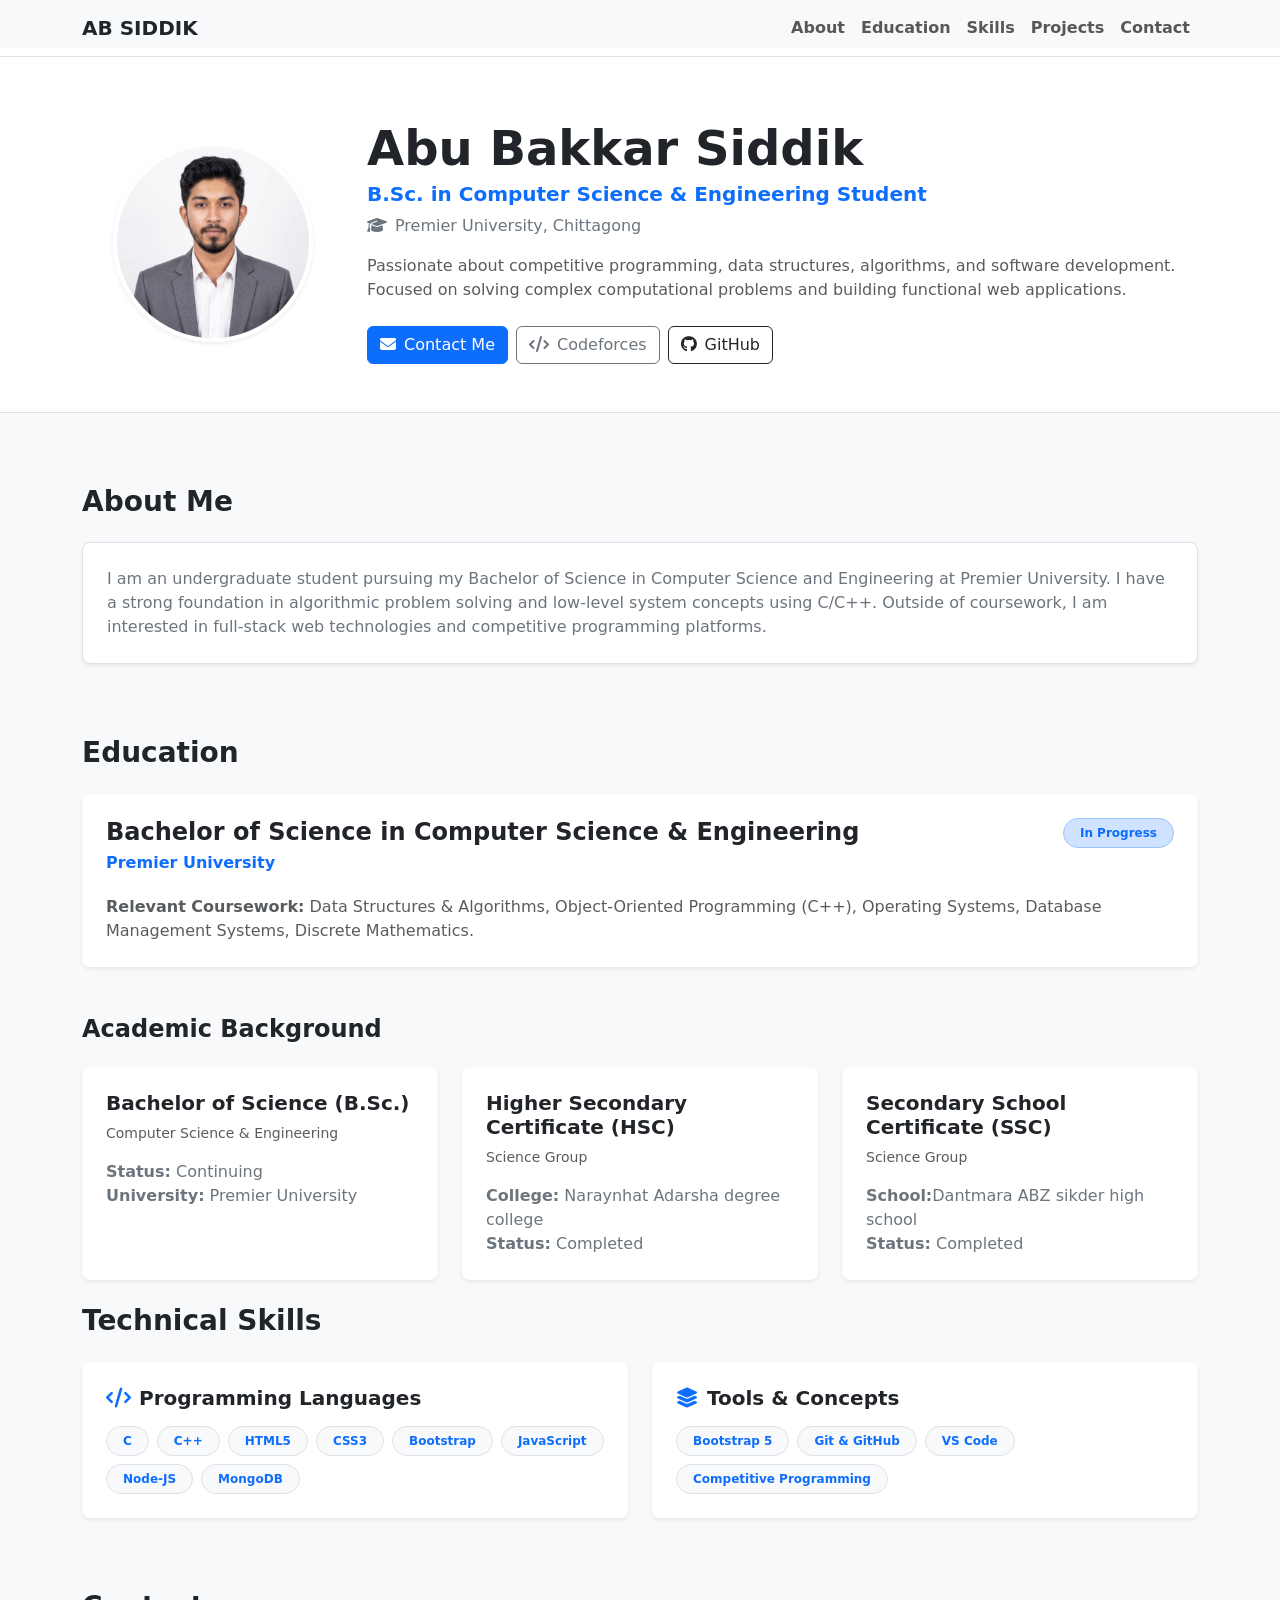
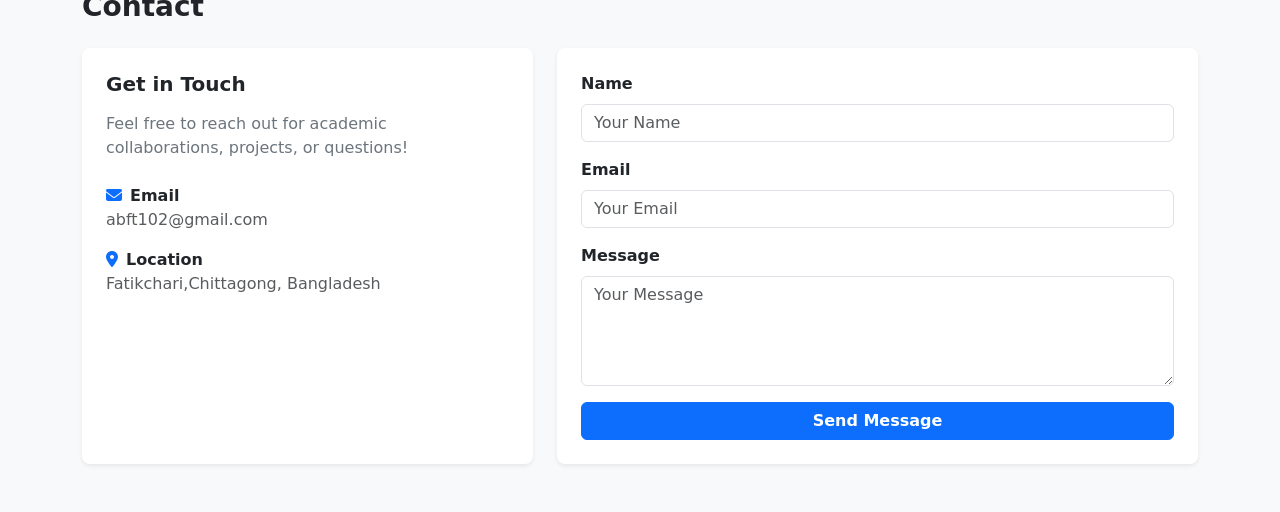
<file: Index.html>
<!doctype html>
<html lang="en">
  <head>
    <meta charset="UTF-8" />
    <meta name="viewport" content="width=device-width, initial-scale=1.0" />
    <title>Abu Bakkar Siddik | Academic Portfolio</title>

    <link
      href="https://cdn.jsdelivr.net/npm/bootstrap@5.3.2/dist/css/bootstrap.min.css"
      rel="stylesheet"
    />

    <link
      rel="stylesheet"
      href="https://cdnjs.cloudflare.com/ajax/libs/font-awesome/6.4.2/css/all.min.css"
    />

    <link rel="stylesheet" href="style.css" />
  </head>
  <body class="bg-light text-dark">
    <nav class="navbar navbar-expand-lg fixed-top border-bottom custom-navbar">
      <div class="container">
        <a class="navbar-brand fw-bold text-dark" href="#">AB SIDDIK</a>
        <button
          class="navbar-toggler"
          type="button"
          data-bs-toggle="collapse"
          data-bs-target="#navbarNav"
        >
          <span class="navbar-toggler-icon"></span>
        </button>
        <div class="collapse navbar-collapse" id="navbarNav">
          <ul class="navbar-nav ms-auto fw-semibold">
            <li class="nav-item">
              <a class="nav-link" href="#about">About</a>
            </li>
            <li class="nav-item">
              <a class="nav-link" href="#education">Education</a>
            </li>
            <li class="nav-item">
              <a class="nav-link" href="#skills">Skills</a>
            </li>
            <li class="nav-item">
              <a class="nav-link" href="#projects">Projects</a>
            </li>
            <li class="nav-item">
              <a class="nav-link" href="#contact">Contact</a>
            </li>
          </ul>
        </div>
      </div>
    </nav>

    <header class="bg-white border-bottom pt-5 pb-5 mt-5">
      <div class="container pt-4">
        <div class="row align-items-center">
          <div class="col-lg-3 text-center mb-4 mb-lg-0">
            <img
              src="./ab.jpeg"
              alt="Abu Bakkar Siddik"
              class="profile-img-circle rounded-circle border border-4 border-white shadow-sm"
              style="object-fit: cover"
            />
          </div>
          <div class="col-lg-9">
            <h1 class="display-5 fw-bold text-dark mb-1">Abu Bakkar Siddik</h1>
            <p class="h5 text-primary fw-semibold mb-2">
              B.Sc. in Computer Science & Engineering Student
            </p>
            <p class="text-secondary mb-3">
              <i class="fa-solid fa-graduation-cap me-2"></i>Premier University,
              Chittagong
            </p>
            <p class="text-muted leading-relaxed">
              Passionate about competitive programming, data structures,
              algorithms, and software development. Focused on solving complex
              computational problems and building functional web applications.
            </p>
            <div class="d-flex flex-wrap gap-2 mt-4">
              <a href="#" class="btn btn-primary"
                ><i class="fa-solid fa-envelope me-2"></i>Contact Me</a
              >
              <a
                href="https://codeforces.com/profile/Ab_Siddik___"
                target="_blank"
                class="btn btn-outline-secondary"
                ><i class="fa-solid fa-code me-2"></i>Codeforces</a
              >
              <a
                href="https://github.com/AB9T9"
                target="_blank"
                class="btn btn-outline-dark"
                ><i class="fa-brands fa-github me-2"></i>GitHub</a
              >
            </div>
          </div>
        </div>
      </div>
    </header>

    <main class="container my-5">
      <!-- About Section -->
      <section id="about" class="mb-5 pt-4">
        <h2 class="h3 fw-bold section-title mb-4">About Me</h2>
        <div class="bg-white p-4 rounded-3 border shadow-sm">
          <p class="text-secondary mb-0">
            I am an undergraduate student pursuing my Bachelor of Science in
            Computer Science and Engineering at Premier University. I have a
            strong foundation in algorithmic problem solving and low-level
            system concepts using C/C++. Outside of coursework, I am interested
            in full-stack web technologies and competitive programming
            platforms.
          </p>
        </div>
      </section>

      <!-- Education Section -->
      <section id="education" class="mb-5 pt-4">
        <h2 class="h3 fw-bold section-title mb-4">Education</h2>
        <div class="card border-0 shadow-sm rounded-3 card-hover">
          <div class="card-body p-4">
            <div
              class="d-flex justify-content-between align-items-start flex-wrap gap-2"
            >
              <div>
                <h4 class="card-title fw-bold mb-1">
                  Bachelor of Science in Computer Science & Engineering
                </h4>
                <p class="text-primary fw-semibold mb-1">Premier University</p>
              </div>
              <span
                class="badge bg-primary-subtle text-primary border border-primary-subtle px-3 py-2 rounded-pill"
                >In Progress</span
              >
            </div>
            <p class="card-text text-muted mt-3 mb-0">
              <strong>Relevant Coursework:</strong> Data Structures &
              Algorithms, Object-Oriented Programming (C++), Operating Systems,
              Database Management Systems, Discrete Mathematics.
            </p>
          </div>
        </div>
      </section>
      <!-- Academic Background -->
      <h3 class="h4 fw-bold mt-5 mb-4">Academic Background</h3>
      <div class="row g-4">
        <div class="col-md-4">
          <div class="card border-0 shadow-sm rounded-3 h-100 card-hover">
            <div class="card-body p-4">
              <h5 class="card-title fw-bold">Bachelor of Science (B.Sc.)</h5>
              <p class="text-muted small">Computer Science & Engineering</p>
              <p class="card-text text-secondary">
                <strong>Status:</strong> Continuing<br />
                <strong>University:</strong> Premier University
              </p>
            </div>
          </div>
        </div>

        <div class="col-md-4">
          <div class="card border-0 shadow-sm rounded-3 h-100 card-hover">
            <div class="card-body p-4">
              <h5 class="card-title fw-bold">
                Higher Secondary Certificate (HSC)
              </h5>
              <p class="text-muted small">Science Group</p>
              <p class="card-text text-secondary">
                <strong>College:</strong> Naraynhat Adarsha degree college
                <br />
                <strong>Status:</strong> Completed
              </p>
            </div>
          </div>
        </div>

        <div class="col-md-4">
          <div class="card border-0 shadow-sm rounded-3 h-100 card-hover">
            <div class="card-body p-4">
              <h5 class="card-title fw-bold">
                Secondary School Certificate (SSC)
              </h5>
              <p class="text-muted small">Science Group</p>
              <p class="card-text text-secondary">
                <strong>School:</strong>Dantmara ABZ sikder high school<br />
                <strong>Status:</strong> Completed
              </p>
            </div>
          </div>
        </div>
      </div>
      <!-- Skills Section -->
      <section id="skills" class="mb-5 pt-4">
        <h2 class="h3 fw-bold section-title mb-4">Technical Skills</h2>
        <div class="row g-4">
          <div class="col-md-6">
            <div class="card border-0 shadow-sm rounded-3 h-100 card-hover">
              <div class="card-body p-4">
                <h5 class="fw-bold mb-3">
                  <i class="fa-solid fa-code text-primary me-2"></i>Programming
                  Languages
                </h5>
                <div class="d-flex flex-wrap gap-2">
                  <span
                    class="badge bg-light text-primary border px-3 py-2 rounded-pill"
                    >C</span
                  >
                  <span
                    class="badge bg-light text-primary border px-3 py-2 rounded-pill"
                    >C++</span
                  >
                  <span
                    class="badge bg-light text-primary border px-3 py-2 rounded-pill"
                    >HTML5</span
                  >
                  <span
                    class="badge bg-light text-primary border px-3 py-2 rounded-pill"
                    >CSS3</span
                  >
                  <span
                    class="badge bg-light text-primary border px-3 py-2 rounded-pill"
                    >Bootstrap</span
                  >

                  <span
                    class="badge bg-light text-primary border px-3 py-2 rounded-pill"
                    >JavaScript</span
                  >
                  <span
                    class="badge bg-light text-primary border px-3 py-2 rounded-pill"
                    >Node-JS</span
                  >
                  <span
                    class="badge bg-light text-primary border px-3 py-2 rounded-pill"
                    >MongoDB</span
                  >
                </div>
              </div>
            </div>
          </div>
          <div class="col-md-6">
            <div class="card border-0 shadow-sm rounded-3 h-100 card-hover">
              <div class="card-body p-4">
                <h5 class="fw-bold mb-3">
                  <i class="fa-solid fa-layer-group text-primary me-2"></i>Tools
                  & Concepts
                </h5>
                <div class="d-flex flex-wrap gap-2">
                  <span
                    class="badge bg-light text-primary border px-3 py-2 rounded-pill"
                    >Bootstrap 5</span
                  >
                  <span
                    class="badge bg-light text-primary border px-3 py-2 rounded-pill"
                    >Git & GitHub</span
                  >
                  <span
                    class="badge bg-light text-primary border px-3 py-2 rounded-pill"
                    >VS Code</span
                  >
                  <span
                    class="badge bg-light text-primary border px-3 py-2 rounded-pill"
                    >Competitive Programming</span
                  >
                </div>
              </div>
            </div>
          </div>
        </div>
      </section>

      <!-- Contact Section -->
      <section id="contact" class="mb-5 pt-4">
        <h2 class="h3 fw-bold section-title mb-4">Contact</h2>
        <div class="row g-4">
          <div class="col-md-5">
            <div class="card border-0 shadow-sm rounded-3 h-100">
              <div class="card-body p-4">
                <h5 class="fw-bold mb-3">Get in Touch</h5>
                <p class="text-secondary mb-4">
                  Feel free to reach out for academic collaborations, projects,
                  or questions!
                </p>

                <div class="mb-3">
                  <p class="mb-0 fw-semibold">
                    <i class="fa-solid fa-envelope text-primary me-2"></i>Email
                  </p>
                  <a
                    href="mailto:your.email@example.com"
                    class="text-muted text-decoration-none"
                    >abft102@gmail.com</a
                  >
                </div>
                <div>
                  <p class="mb-0 fw-semibold">
                    <i class="fa-solid fa-location-dot text-primary me-2"></i
                    >Location
                  </p>
                  <span class="text-muted"
                    >Fatikchari,Chittagong, Bangladesh</span
                  >
                </div>
              </div>
            </div>
          </div>
          <div class="col-md-7">
            <div class="card border-0 shadow-sm rounded-3">
              <div class="card-body p-4">
                <form>
                  <div class="mb-3">
                    <label for="name" class="form-label fw-semibold"
                      >Name</label
                    >
                    <input
                      type="text"
                      class="form-control"
                      id="name"
                      placeholder="Your Name"
                      required
                    />
                  </div>
                  <div class="mb-3">
                    <label for="email" class="form-label fw-semibold"
                      >Email</label
                    >
                    <input
                      type="email"
                      class="form-control"
                      id="email"
                      placeholder="Your Email"
                      required
                    />
                  </div>
                  <div class="mb-3">
                    <label for="message" class="form-label fw-semibold"
                      >Message</label
                    >
                    <textarea
                      class="form-control"
                      id="message"
                      rows="4"
                      placeholder="Your Message"
                      required
                    ></textarea>
                  </div>
                  <button
                    type="submit"
                    class="btn btn-primary w-100 fw-semibold"
                  >
                    Send Message
                  </button>
                </form>
              </div>
            </div>
          </div>
        </div>
      </section>
    </main>

    <script src="https://cdn.jsdelivr.net/npm/bootstrap@5.3.2/dist/js/bootstrap.bundle.min.js"></script>
  </body>
</html>
</file>
<file: style.css>
.profile-img-circle {
  width: 200px;
  height: 200px;
}
</file>
